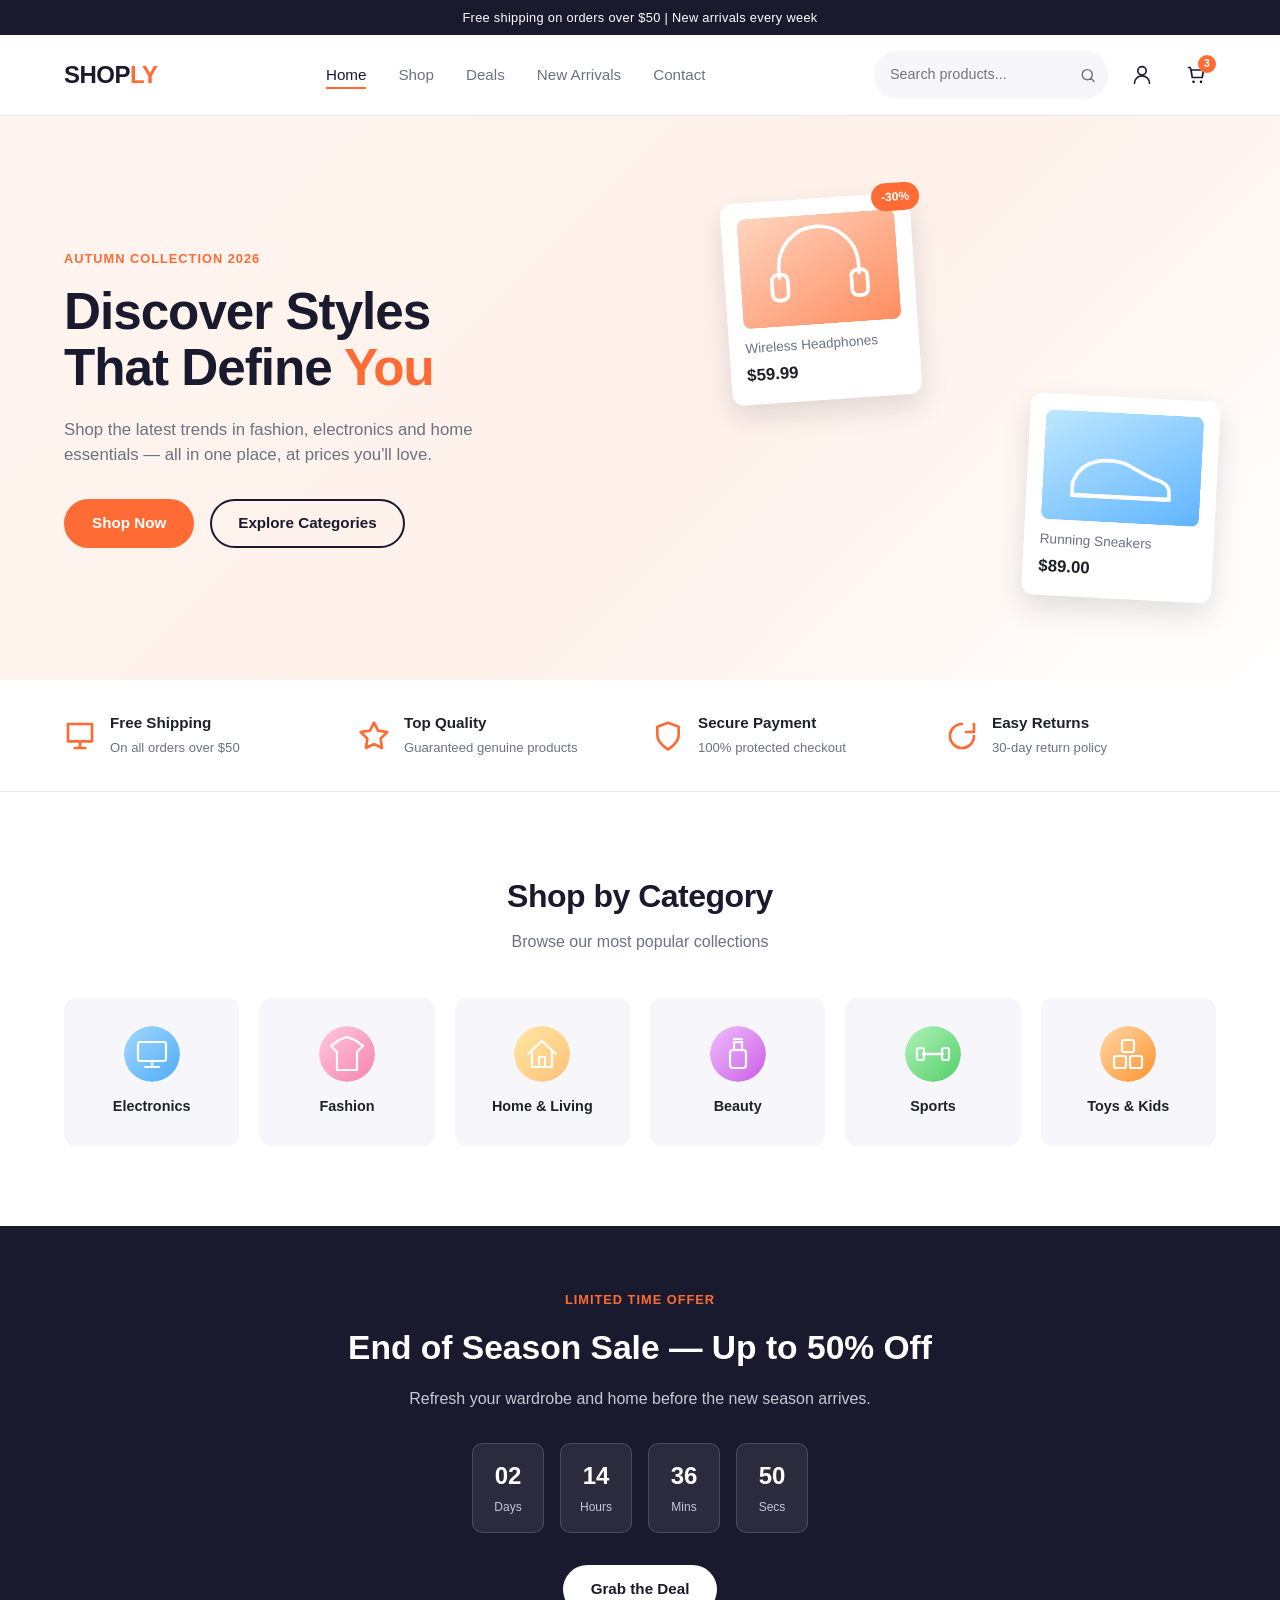
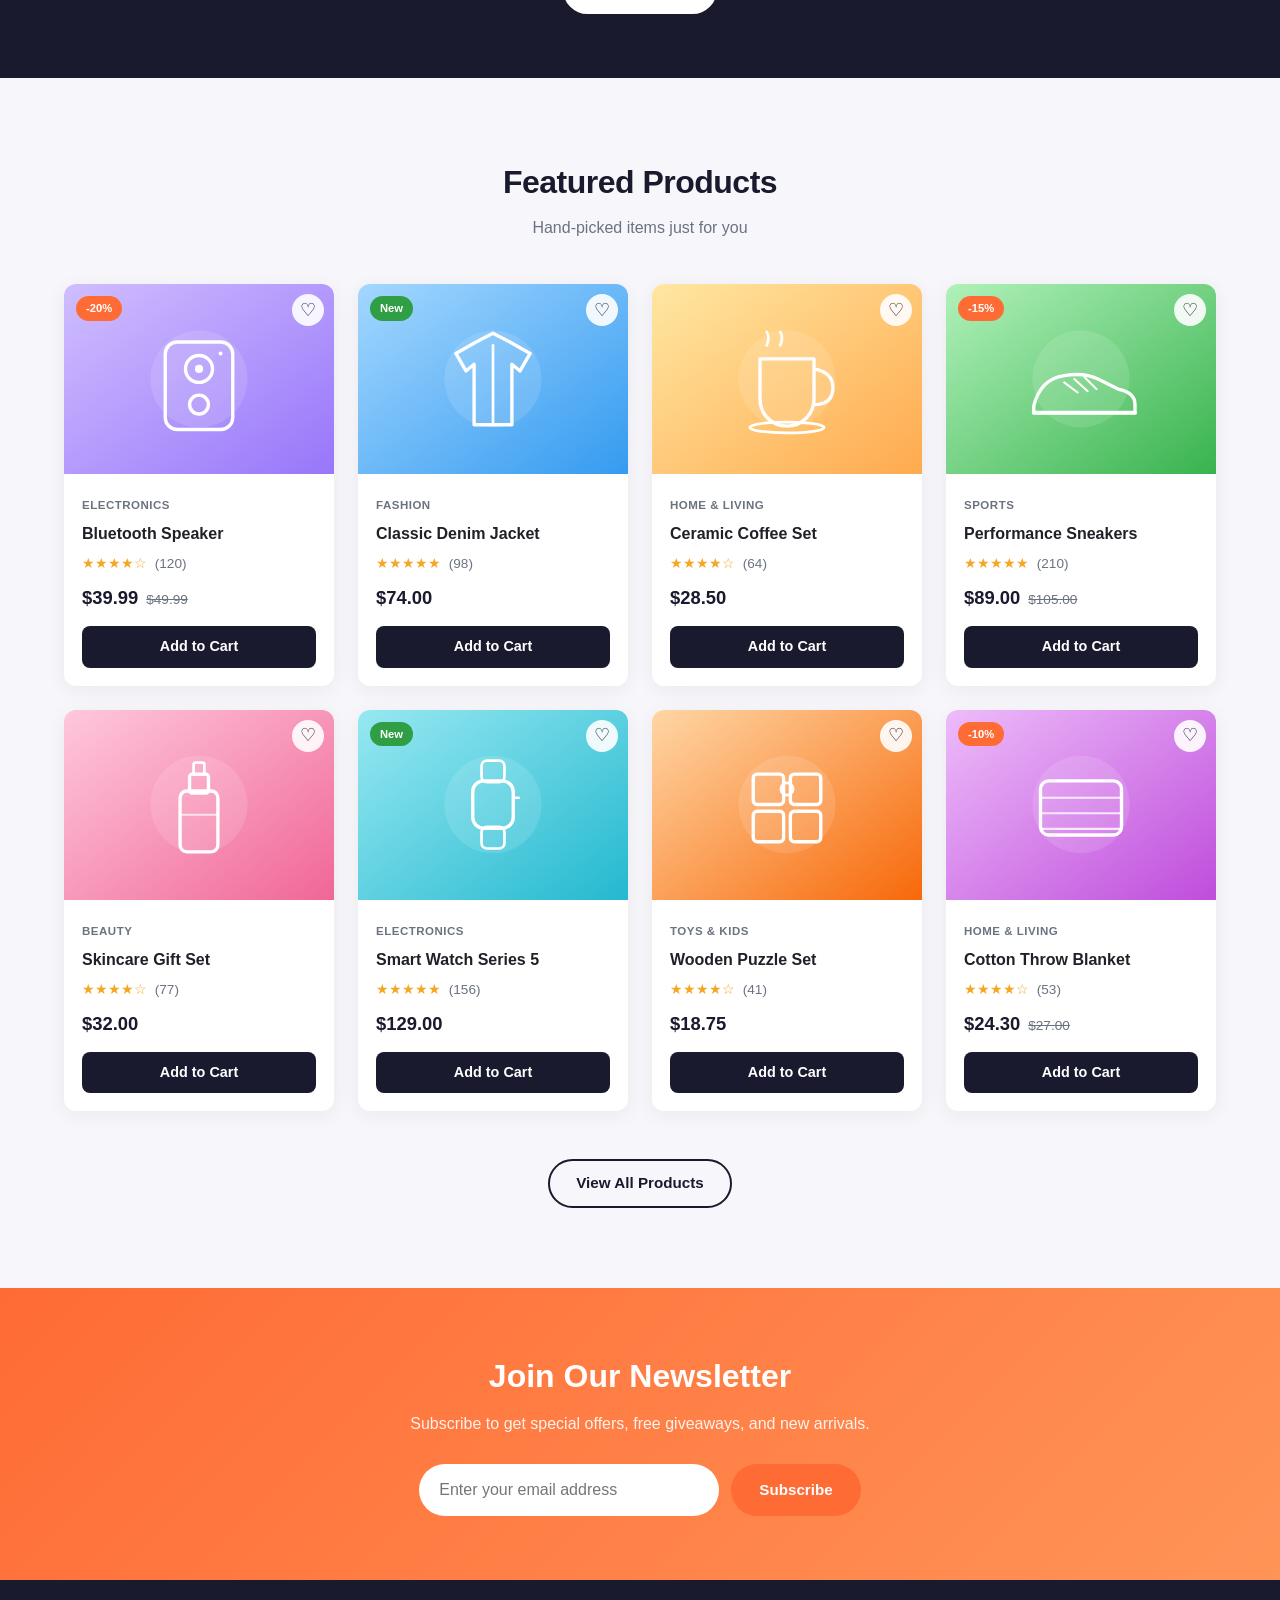
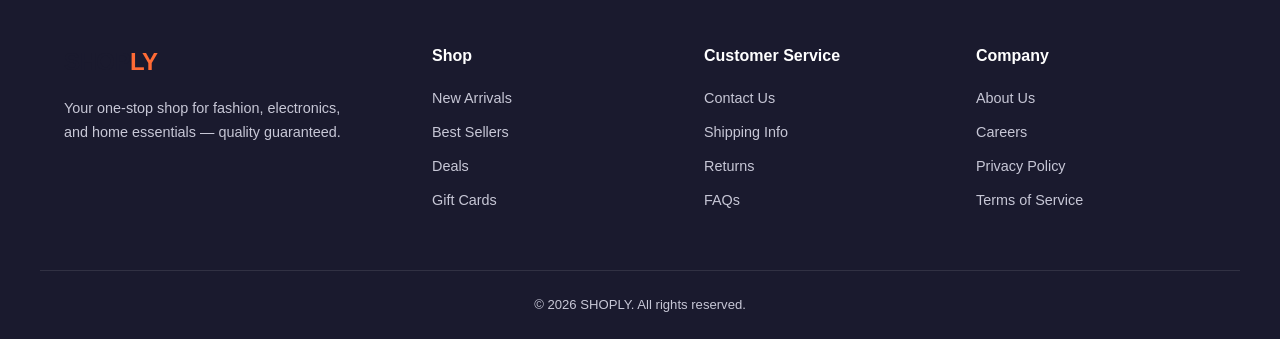
<file: index.html>
<!DOCTYPE html>
<html lang="en">
<head>
<meta charset="UTF-8">
<meta name="viewport" content="width=device-width, initial-scale=1.0">
<title>SHOPLY | Online Store</title>
<link rel="stylesheet" href="css/style.css">
</head>
<body>

  <!-- Top bar -->
  <div class="topbar">
    <p>Free shipping on orders over $50 | New arrivals every week</p>
  </div>

  <!-- Header -->
  <header class="header">
    <div class="container header-inner">
      <a href="#" class="logo">SHOP<span>LY</span></a>

      <nav class="nav">
        <ul>
          <li><a href="#home" class="active" data-nav>Home</a></li>
          <li><a href="#categories" data-nav>Shop</a></li>
          <li><a href="#deals" data-nav>Deals</a></li>
          <li><a href="#products" data-nav>New Arrivals</a></li>
          <li><a href="#footer" data-nav>Contact</a></li>
        </ul>
      </nav>

      <div class="header-actions">
        <div class="search-box">
          <input type="text" placeholder="Search products...">
          <button aria-label="Search">
            <svg viewBox="0 0 24 24"><path d="M21 21l-4.35-4.35m1.85-5.15a7 7 0 11-14 0 7 7 0 0114 0z" stroke="currentColor" stroke-width="2" fill="none" stroke-linecap="round"/></svg>
          </button>
        </div>
        <button class="icon-btn" aria-label="Account">
          <svg viewBox="0 0 24 24"><path d="M12 12a5 5 0 100-10 5 5 0 000 10zM3 22c0-4.97 4.03-9 9-9s9 4.03 9 9" stroke="currentColor" stroke-width="2" fill="none" stroke-linecap="round"/></svg>
        </button>
        <button class="icon-btn cart-btn" aria-label="Cart">
          <svg viewBox="0 0 24 24"><path d="M6 6h15l-1.5 9h-12z" stroke="currentColor" stroke-width="2" fill="none" stroke-linejoin="round"/><circle cx="9" cy="20" r="1.5"/><circle cx="18" cy="20" r="1.5"/><path d="M3 3h2l1 3" stroke="currentColor" stroke-width="2" fill="none" stroke-linecap="round"/></svg>
          <span class="cart-count">3</span>
        </button>
      </div>
    </div>
  </header>

  <!-- Hero -->
  <section class="hero" id="home">
    <div class="container hero-inner">
      <div class="hero-text">
        <p class="hero-tag">Autumn Collection 2026</p>
        <h1>Discover Styles <br> That Define <span>You</span></h1>
        <p class="hero-desc">Shop the latest trends in fashion, electronics and home essentials — all in one place, at prices you'll love.</p>
        <div class="hero-buttons">
          <a href="#products" class="btn btn-primary">Shop Now</a>
          <a href="#categories" class="btn btn-outline">Explore Categories</a>
        </div>
      </div>
      <div class="hero-visual">
        <div class="hero-card hero-card-1">
          <span class="badge">-30%</span>
          <img class="hero-card-thumb" src="images/hero-headphones.svg" alt="Wireless Headphones">
          <p>Wireless Headphones</p>
          <strong>$59.99</strong>
        </div>
        <div class="hero-card hero-card-2">
          <img class="hero-card-thumb" src="images/hero-sneakers.svg" alt="Running Sneakers">
          <p>Running Sneakers</p>
          <strong>$89.00</strong>
        </div>
      </div>
    </div>
  </section>

  <!-- Features strip -->
  <section class="features">
    <div class="container features-grid">
      <div class="feature">
        <svg viewBox="0 0 24 24"><path d="M3 3h18v13H3zM8 21h8M12 16v5" stroke="currentColor" stroke-width="2" fill="none" stroke-linecap="round" stroke-linejoin="round"/></svg>
        <div><strong>Free Shipping</strong><span>On all orders over $50</span></div>
      </div>
      <div class="feature">
        <svg viewBox="0 0 24 24"><path d="M12 2l3 6 7 1-5 5 1 7-6-3-6 3 1-7-5-5 7-1z" stroke="currentColor" stroke-width="2" fill="none" stroke-linejoin="round"/></svg>
        <div><strong>Top Quality</strong><span>Guaranteed genuine products</span></div>
      </div>
      <div class="feature">
        <svg viewBox="0 0 24 24"><path d="M12 22s8-4.5 8-11V5l-8-3-8 3v6c0 6.5 8 11 8 11z" stroke="currentColor" stroke-width="2" fill="none" stroke-linejoin="round"/></svg>
        <div><strong>Secure Payment</strong><span>100% protected checkout</span></div>
      </div>
      <div class="feature">
        <svg viewBox="0 0 24 24"><path d="M21 12a9 9 0 11-9-9" stroke="currentColor" stroke-width="2" fill="none" stroke-linecap="round"/><path d="M21 3v6h-6" stroke="currentColor" stroke-width="2" fill="none" stroke-linecap="round" stroke-linejoin="round"/></svg>
        <div><strong>Easy Returns</strong><span>30-day return policy</span></div>
      </div>
    </div>
  </section>

  <!-- Categories -->
  <section class="categories" id="categories">
    <div class="container">
      <div class="section-heading">
        <h2>Shop by Category</h2>
        <p>Browse our most popular collections</p>
      </div>
      <div class="category-grid">
        <a href="#" class="category-card">
          <img class="category-icon" src="images/cat-electronics.svg" alt="Electronics">
          <span>Electronics</span>
        </a>
        <a href="#" class="category-card">
          <img class="category-icon" src="images/cat-fashion.svg" alt="Fashion">
          <span>Fashion</span>
        </a>
        <a href="#" class="category-card">
          <img class="category-icon" src="images/cat-home.svg" alt="Home & Living">
          <span>Home &amp; Living</span>
        </a>
        <a href="#" class="category-card">
          <img class="category-icon" src="images/cat-beauty.svg" alt="Beauty">
          <span>Beauty</span>
        </a>
        <a href="#" class="category-card">
          <img class="category-icon" src="images/cat-sports.svg" alt="Sports">
          <span>Sports</span>
        </a>
        <a href="#" class="category-card">
          <img class="category-icon" src="images/cat-toys.svg" alt="Toys & Kids">
          <span>Toys &amp; Kids</span>
        </a>
      </div>
    </div>
  </section>

  <!-- Deal Banner -->
  <section class="deal-banner" id="deals">
    <div class="container deal-inner">
      <div class="deal-text">
        <p class="deal-tag">Limited Time Offer</p>
        <h2>End of Season Sale — Up to 50% Off</h2>
        <p>Refresh your wardrobe and home before the new season arrives.</p>
        <div class="countdown">
          <div class="count-box"><strong>02</strong><span>Days</span></div>
          <div class="count-box"><strong>14</strong><span>Hours</span></div>
          <div class="count-box"><strong>36</strong><span>Mins</span></div>
          <div class="count-box"><strong>50</strong><span>Secs</span></div>
        </div>
        <a href="#products" class="btn btn-light">Grab the Deal</a>
      </div>
    </div>
  </section>

  <!-- Products -->
  <section class="products" id="products">
    <div class="container">
      <div class="section-heading">
        <h2>Featured Products</h2>
        <p>Hand-picked items just for you</p>
      </div>

      <div class="product-grid">

        <article class="product-card">
          <div class="product-thumb">
            <img class="product-img" src="images/product-speaker.svg" alt="Bluetooth Speaker">
            <span class="tag tag-sale">-20%</span>
            <button class="wish-btn" aria-label="Add to wishlist">♡</button>
          </div>
          <div class="product-info">
            <span class="product-cat">Electronics</span>
            <h3>Bluetooth Speaker</h3>
            <div class="rating">★★★★☆ <span>(120)</span></div>
            <div class="price-row">
              <span class="price">$39.99</span>
              <span class="old-price">$49.99</span>
            </div>
            <button class="btn btn-add">Add to Cart</button>
          </div>
        </article>

        <article class="product-card">
          <div class="product-thumb">
            <img class="product-img" src="images/product-jacket.svg" alt="Classic Denim Jacket">
            <span class="tag tag-new">New</span>
            <button class="wish-btn" aria-label="Add to wishlist">♡</button>
          </div>
          <div class="product-info">
            <span class="product-cat">Fashion</span>
            <h3>Classic Denim Jacket</h3>
            <div class="rating">★★★★★ <span>(98)</span></div>
            <div class="price-row">
              <span class="price">$74.00</span>
            </div>
            <button class="btn btn-add">Add to Cart</button>
          </div>
        </article>

        <article class="product-card">
          <div class="product-thumb">
            <img class="product-img" src="images/product-coffee.svg" alt="Ceramic Coffee Set">
            <button class="wish-btn" aria-label="Add to wishlist">♡</button>
          </div>
          <div class="product-info">
            <span class="product-cat">Home &amp; Living</span>
            <h3>Ceramic Coffee Set</h3>
            <div class="rating">★★★★☆ <span>(64)</span></div>
            <div class="price-row">
              <span class="price">$28.50</span>
            </div>
            <button class="btn btn-add">Add to Cart</button>
          </div>
        </article>

        <article class="product-card">
          <div class="product-thumb">
            <img class="product-img" src="images/product-sneakers.svg" alt="Performance Sneakers">
            <span class="tag tag-sale">-15%</span>
            <button class="wish-btn" aria-label="Add to wishlist">♡</button>
          </div>
          <div class="product-info">
            <span class="product-cat">Sports</span>
            <h3>Performance Sneakers</h3>
            <div class="rating">★★★★★ <span>(210)</span></div>
            <div class="price-row">
              <span class="price">$89.00</span>
              <span class="old-price">$105.00</span>
            </div>
            <button class="btn btn-add">Add to Cart</button>
          </div>
        </article>

        <article class="product-card">
          <div class="product-thumb">
            <img class="product-img" src="images/product-skincare.svg" alt="Skincare Gift Set">
            <button class="wish-btn" aria-label="Add to wishlist">♡</button>
          </div>
          <div class="product-info">
            <span class="product-cat">Beauty</span>
            <h3>Skincare Gift Set</h3>
            <div class="rating">★★★★☆ <span>(77)</span></div>
            <div class="price-row">
              <span class="price">$32.00</span>
            </div>
            <button class="btn btn-add">Add to Cart</button>
          </div>
        </article>

        <article class="product-card">
          <div class="product-thumb">
            <img class="product-img" src="images/product-smartwatch.svg" alt="Smart Watch Series 5">
            <span class="tag tag-new">New</span>
            <button class="wish-btn" aria-label="Add to wishlist">♡</button>
          </div>
          <div class="product-info">
            <span class="product-cat">Electronics</span>
            <h3>Smart Watch Series 5</h3>
            <div class="rating">★★★★★ <span>(156)</span></div>
            <div class="price-row">
              <span class="price">$129.00</span>
            </div>
            <button class="btn btn-add">Add to Cart</button>
          </div>
        </article>

        <article class="product-card">
          <div class="product-thumb">
            <img class="product-img" src="images/product-puzzle.svg" alt="Wooden Puzzle Set">
            <button class="wish-btn" aria-label="Add to wishlist">♡</button>
          </div>
          <div class="product-info">
            <span class="product-cat">Toys &amp; Kids</span>
            <h3>Wooden Puzzle Set</h3>
            <div class="rating">★★★★☆ <span>(41)</span></div>
            <div class="price-row">
              <span class="price">$18.75</span>
            </div>
            <button class="btn btn-add">Add to Cart</button>
          </div>
        </article>

        <article class="product-card">
          <div class="product-thumb">
            <img class="product-img" src="images/product-blanket.svg" alt="Cotton Throw Blanket">
            <span class="tag tag-sale">-10%</span>
            <button class="wish-btn" aria-label="Add to wishlist">♡</button>
          </div>
          <div class="product-info">
            <span class="product-cat">Home &amp; Living</span>
            <h3>Cotton Throw Blanket</h3>
            <div class="rating">★★★★☆ <span>(53)</span></div>
            <div class="price-row">
              <span class="price">$24.30</span>
              <span class="old-price">$27.00</span>
            </div>
            <button class="btn btn-add">Add to Cart</button>
          </div>
        </article>

      </div>

      <div class="view-more">
        <a href="#" class="btn btn-outline">View All Products</a>
      </div>
    </div>
  </section>

  <!-- Newsletter -->
  <section class="newsletter">
    <div class="container newsletter-inner">
      <h2>Join Our Newsletter</h2>
      <p>Subscribe to get special offers, free giveaways, and new arrivals.</p>
      <form class="newsletter-form">
        <input type="email" placeholder="Enter your email address" required>
        <button type="submit" class="btn btn-primary">Subscribe</button>
      </form>
    </div>
  </section>

  <!-- Footer -->
  <footer class="footer" id="footer">
    <div class="container footer-grid">
      <div class="footer-col">
        <a href="#" class="logo">SHOP<span>LY</span></a>
        <p>Your one-stop shop for fashion, electronics, and home essentials — quality guaranteed.</p>
      </div>
      <div class="footer-col">
        <h4>Shop</h4>
        <ul>
          <li><a href="#">New Arrivals</a></li>
          <li><a href="#">Best Sellers</a></li>
          <li><a href="#">Deals</a></li>
          <li><a href="#">Gift Cards</a></li>
        </ul>
      </div>
      <div class="footer-col">
        <h4>Customer Service</h4>
        <ul>
          <li><a href="#">Contact Us</a></li>
          <li><a href="#">Shipping Info</a></li>
          <li><a href="#">Returns</a></li>
          <li><a href="#">FAQs</a></li>
        </ul>
      </div>
      <div class="footer-col">
        <h4>Company</h4>
        <ul>
          <li><a href="#">About Us</a></li>
          <li><a href="#">Careers</a></li>
          <li><a href="#">Privacy Policy</a></li>
          <li><a href="#">Terms of Service</a></li>
        </ul>
      </div>
    </div>
    <div class="container footer-bottom">
      <p>&copy; 2026 SHOPLY. All rights reserved.</p>
    </div>
  </footer>

  <script src="js/main.js" defer></script>
</body>
</html>
</file>
<file: css/style.css>
/* ============ Reset & Base ============ */
* {
  margin: 0;
  padding: 0;
  box-sizing: border-box;
}

:root {
  --primary: #ff6b35;
  --primary-dark: #e8551f;
  --dark: #1a1a2e;
  --gray-900: #202028;
  --gray-600: #6b7280;
  --gray-300: #e5e7eb;
  --gray-100: #f7f7fb;
  --white: #ffffff;
  --radius: 12px;
  --shadow: 0 4px 20px rgba(20, 20, 40, 0.06);
  --shadow-hover: 0 12px 28px rgba(20, 20, 40, 0.12);
}

body {
  font-family: "Segoe UI", Roboto, Helvetica, Arial, sans-serif;
  color: var(--gray-900);
  background: var(--white);
  line-height: 1.5;
}

img, svg {
  display: block;
  max-width: 100%;
}

svg {
  width: 20px;
  height: 20px;
}

a {
  text-decoration: none;
  color: inherit;
}

ul {
  list-style: none;
}

button {
  font: inherit;
  cursor: pointer;
  border: none;
  background: none;
}

.container {
  width: 100%;
  max-width: 1200px;
  margin: 0 auto;
  padding: 0 24px;
}

/* ============ Buttons ============ */
.btn {
  display: inline-block;
  padding: 13px 28px;
  border-radius: 999px;
  font-weight: 600;
  font-size: 0.95rem;
  transition: transform 0.15s ease, box-shadow 0.15s ease, background 0.15s ease;
  text-align: center;
}

.btn-primary {
  background: var(--primary);
  color: var(--white);
}
.btn-primary:hover {
  background: var(--primary-dark);
  transform: translateY(-2px);
  box-shadow: 0 8px 20px rgba(255, 107, 53, 0.35);
}

.btn-outline {
  background: transparent;
  color: var(--dark);
  border: 2px solid var(--dark);
  padding: 11px 26px;
}
.btn-outline:hover {
  background: var(--dark);
  color: var(--white);
}

.btn-light {
  background: var(--white);
  color: var(--dark);
}
.btn-light:hover {
  transform: translateY(-2px);
  box-shadow: 0 8px 20px rgba(0, 0, 0, 0.2);
}

.btn-add {
  width: 100%;
  background: var(--dark);
  color: var(--white);
  border-radius: 8px;
  padding: 10px 0;
  font-size: 0.9rem;
}
.btn-add:hover {
  background: var(--primary);
}

/* ============ Top Bar ============ */
.topbar {
  background: var(--dark);
  color: var(--white);
  text-align: center;
  font-size: 0.8rem;
  padding: 8px 16px;
  letter-spacing: 0.3px;
}

/* ============ Header ============ */
.header {
  position: sticky;
  top: 0;
  z-index: 100;
  background: var(--white);
  border-bottom: 1px solid var(--gray-300);
}

.header-inner {
  display: flex;
  align-items: center;
  justify-content: space-between;
  gap: 24px;
  padding-top: 16px;
  padding-bottom: 16px;
}

.logo {
  font-size: 1.5rem;
  font-weight: 800;
  letter-spacing: -0.5px;
  color: var(--dark);
  white-space: nowrap;
}
.logo span {
  color: var(--primary);
}

.nav ul {
  display: flex;
  gap: 32px;
}
.nav a {
  font-weight: 500;
  font-size: 0.95rem;
  color: var(--gray-600);
  position: relative;
  padding-bottom: 4px;
}
.nav a:hover,
.nav a.active {
  color: var(--dark);
}
.nav a.active::after {
  content: "";
  position: absolute;
  left: 0;
  bottom: -2px;
  width: 100%;
  height: 2px;
  background: var(--primary);
}

.header-actions {
  display: flex;
  align-items: center;
  gap: 14px;
}

.search-box {
  display: flex;
  align-items: center;
  background: var(--gray-100);
  border-radius: 999px;
  padding: 8px 6px 8px 16px;
  min-width: 220px;
}
.search-box input {
  border: none;
  background: transparent;
  outline: none;
  font: inherit;
  width: 100%;
  font-size: 0.9rem;
}
.search-box button {
  color: var(--gray-600);
  padding: 6px;
  display: flex;
}

.icon-btn {
  position: relative;
  width: 40px;
  height: 40px;
  display: flex;
  align-items: center;
  justify-content: center;
  border-radius: 50%;
  color: var(--dark);
  flex-shrink: 0;
}
.icon-btn:hover {
  background: var(--gray-100);
}

.cart-count {
  position: absolute;
  top: 0;
  right: 0;
  background: var(--primary);
  color: var(--white);
  font-size: 0.65rem;
  font-weight: 700;
  width: 18px;
  height: 18px;
  border-radius: 50%;
  display: flex;
  align-items: center;
  justify-content: center;
}

/* ============ Hero ============ */
.hero {
  background: linear-gradient(135deg, #fff5f0 0%, #fef1ea 55%, #ffffff 100%);
  overflow: hidden;
}

.hero-inner {
  display: grid;
  grid-template-columns: 1.1fr 0.9fr;
  align-items: center;
  gap: 40px;
  padding-top: 72px;
  padding-bottom: 72px;
}

.hero-tag {
  color: var(--primary);
  font-weight: 700;
  letter-spacing: 1px;
  text-transform: uppercase;
  font-size: 0.8rem;
  margin-bottom: 16px;
}

.hero-text h1 {
  font-size: 3.2rem;
  line-height: 1.1;
  font-weight: 800;
  letter-spacing: -1px;
  color: var(--dark);
}
.hero-text h1 span {
  color: var(--primary);
}

.hero-desc {
  margin-top: 20px;
  color: var(--gray-600);
  font-size: 1.05rem;
  max-width: 460px;
}

.hero-buttons {
  display: flex;
  gap: 16px;
  margin-top: 32px;
  flex-wrap: wrap;
}

.hero-visual {
  position: relative;
  display: flex;
  justify-content: center;
  align-items: center;
  height: 420px;
}

.hero-card {
  position: absolute;
  background: var(--white);
  border-radius: var(--radius);
  box-shadow: var(--shadow-hover);
  padding: 16px;
  width: 190px;
}

.hero-card p {
  font-size: 0.85rem;
  color: var(--gray-600);
  margin-top: 10px;
}

.hero-card strong {
  display: block;
  margin-top: 4px;
  font-size: 1.05rem;
}

.hero-card-1 {
  top: 10px;
  left: 10px;
  transform: rotate(-4deg);
}

.hero-card-2 {
  bottom: 10px;
  right: 0;
  transform: rotate(3deg);
}

.hero-card-thumb {
  width: 100%;
  height: 110px;
  border-radius: 8px;
  object-fit: cover;
}

.badge {
  position: absolute;
  top: -10px;
  right: -10px;
  background: var(--primary);
  color: var(--white);
  font-size: 0.75rem;
  font-weight: 700;
  padding: 5px 10px;
  border-radius: 999px;
}

/* ============ Features Strip ============ */
.features {
  border-bottom: 1px solid var(--gray-300);
}

.features-grid {
  display: grid;
  grid-template-columns: repeat(4, 1fr);
  gap: 24px;
  padding: 32px 24px;
}

.feature {
  display: flex;
  align-items: center;
  gap: 14px;
}
.feature svg {
  width: 32px;
  height: 32px;
  color: var(--primary);
  flex-shrink: 0;
}
.feature strong {
  display: block;
  font-size: 0.95rem;
}
.feature span {
  font-size: 0.82rem;
  color: var(--gray-600);
}

/* ============ Section Heading ============ */
.section-heading {
  text-align: center;
  max-width: 520px;
  margin: 0 auto 44px;
}
.section-heading h2 {
  font-size: 2rem;
  font-weight: 800;
  letter-spacing: -0.5px;
  color: var(--dark);
}
.section-heading p {
  margin-top: 10px;
  color: var(--gray-600);
}

/* ============ Categories ============ */
.categories {
  padding: 80px 0;
}

.category-grid {
  display: grid;
  grid-template-columns: repeat(6, 1fr);
  gap: 20px;
}

.category-card {
  display: flex;
  flex-direction: column;
  align-items: center;
  gap: 14px;
  padding: 28px 12px;
  border-radius: var(--radius);
  background: var(--gray-100);
  transition: transform 0.2s ease, box-shadow 0.2s ease;
}
.category-card:hover {
  transform: translateY(-6px);
  box-shadow: var(--shadow-hover);
  background: var(--white);
}

.category-card span {
  font-weight: 600;
  font-size: 0.9rem;
  text-align: center;
}

.category-icon {
  width: 56px;
  height: 56px;
  border-radius: 50%;
  object-fit: cover;
}

/* ============ Deal Banner ============ */
.deal-banner {
  background: var(--dark);
  color: var(--white);
  padding: 64px 0;
}

.deal-inner {
  text-align: center;
}

.deal-tag {
  color: var(--primary);
  font-weight: 700;
  letter-spacing: 1px;
  text-transform: uppercase;
  font-size: 0.8rem;
  margin-bottom: 14px;
}

.deal-text h2 {
  font-size: 2.1rem;
  font-weight: 800;
  max-width: 600px;
  margin: 0 auto;
}

.deal-text > p:not(.deal-tag) {
  color: #c7c7d6;
  margin-top: 14px;
}

.countdown {
  display: flex;
  justify-content: center;
  gap: 16px;
  margin: 32px 0;
}

.count-box {
  background: rgba(255, 255, 255, 0.08);
  border: 1px solid rgba(255, 255, 255, 0.15);
  border-radius: 10px;
  padding: 14px 18px;
  min-width: 72px;
}
.count-box strong {
  display: block;
  font-size: 1.5rem;
  font-weight: 800;
}
.count-box span {
  font-size: 0.75rem;
  color: #c7c7d6;
}

/* ============ Products ============ */
.products {
  padding: 80px 0;
  background: var(--gray-100);
}

.product-grid {
  display: grid;
  grid-template-columns: repeat(4, 1fr);
  gap: 24px;
}

.product-card {
  background: var(--white);
  border-radius: var(--radius);
  overflow: hidden;
  box-shadow: var(--shadow);
  transition: transform 0.2s ease, box-shadow 0.2s ease;
}
.product-card:hover {
  transform: translateY(-6px);
  box-shadow: var(--shadow-hover);
}

.product-thumb {
  position: relative;
  height: 190px;
  overflow: hidden;
}

.product-img {
  width: 100%;
  height: 100%;
  object-fit: cover;
}

.tag {
  position: absolute;
  top: 12px;
  left: 12px;
  font-size: 0.7rem;
  font-weight: 700;
  padding: 4px 10px;
  border-radius: 999px;
  color: var(--white);
}
.tag-sale { background: var(--primary); }
.tag-new { background: #2f9e44; }

.wish-btn {
  position: absolute;
  top: 10px;
  right: 10px;
  width: 32px;
  height: 32px;
  border-radius: 50%;
  background: rgba(255, 255, 255, 0.9);
  font-size: 1.1rem;
  display: flex;
  align-items: center;
  justify-content: center;
  color: var(--dark);
}
.wish-btn:hover {
  background: var(--primary);
  color: var(--white);
}

.product-info {
  padding: 18px;
}

.product-cat {
  font-size: 0.72rem;
  text-transform: uppercase;
  letter-spacing: 0.5px;
  color: var(--gray-600);
  font-weight: 600;
}

.product-info h3 {
  font-size: 1rem;
  margin: 6px 0 8px;
}

.rating {
  color: #f5a623;
  font-size: 0.85rem;
  margin-bottom: 10px;
}
.rating span {
  color: var(--gray-600);
  margin-left: 4px;
}

.price-row {
  display: flex;
  align-items: baseline;
  gap: 8px;
  margin-bottom: 14px;
}
.price {
  font-weight: 800;
  font-size: 1.15rem;
  color: var(--dark);
}
.old-price {
  text-decoration: line-through;
  color: var(--gray-600);
  font-size: 0.85rem;
}

.view-more {
  text-align: center;
  margin-top: 48px;
}

/* ============ Newsletter ============ */
.newsletter {
  background: linear-gradient(135deg, var(--primary), #ff9457);
  color: var(--white);
  padding: 64px 0;
  text-align: center;
}
.newsletter h2 {
  font-size: 2rem;
  font-weight: 800;
}
.newsletter p {
  margin-top: 12px;
  opacity: 0.9;
}

.newsletter-form {
  display: flex;
  justify-content: center;
  gap: 12px;
  margin-top: 28px;
  flex-wrap: wrap;
}
.newsletter-form input {
  border: none;
  outline: none;
  padding: 14px 20px;
  border-radius: 999px;
  min-width: 300px;
  font: inherit;
}

/* ============ Footer ============ */
.footer {
  background: var(--dark);
  color: #c7c7d6;
  padding-top: 64px;
}

.footer-grid {
  display: grid;
  grid-template-columns: 1.4fr 1fr 1fr 1fr;
  gap: 32px;
  padding-bottom: 48px;
  border-bottom: 1px solid rgba(255, 255, 255, 0.1);
}

.footer-col p {
  margin-top: 16px;
  font-size: 0.9rem;
  line-height: 1.7;
  max-width: 280px;
}

.footer-col h4 {
  color: var(--white);
  margin-bottom: 18px;
  font-size: 1rem;
}

.footer-col ul li {
  margin-bottom: 10px;
}
.footer-col ul a {
  font-size: 0.9rem;
  transition: color 0.15s ease;
}
.footer-col ul a:hover {
  color: var(--white);
}

.footer-bottom {
  padding: 24px;
  text-align: center;
  font-size: 0.82rem;
}

/* ============ Responsive ============ */
@media (max-width: 1024px) {
  .hero-inner {
    grid-template-columns: 1fr;
  }
  .hero-visual {
    height: 320px;
  }
  .category-grid {
    grid-template-columns: repeat(3, 1fr);
  }
  .product-grid {
    grid-template-columns: repeat(2, 1fr);
  }
  .footer-grid {
    grid-template-columns: 1fr 1fr;
  }
}

@media (max-width: 768px) {
  .nav {
    display: none;
  }
  .search-box {
    display: none;
  }
  .hero-text h1 {
    font-size: 2.2rem;
  }
  .features-grid {
    grid-template-columns: repeat(2, 1fr);
  }
  .countdown {
    flex-wrap: wrap;
  }
}

@media (max-width: 520px) {
  .category-grid {
    grid-template-columns: repeat(2, 1fr);
  }
  .product-grid {
    grid-template-columns: 1fr;
  }
  .footer-grid {
    grid-template-columns: 1fr;
  }
  .newsletter-form input {
    min-width: 0;
    width: 100%;
  }
}
</file>
